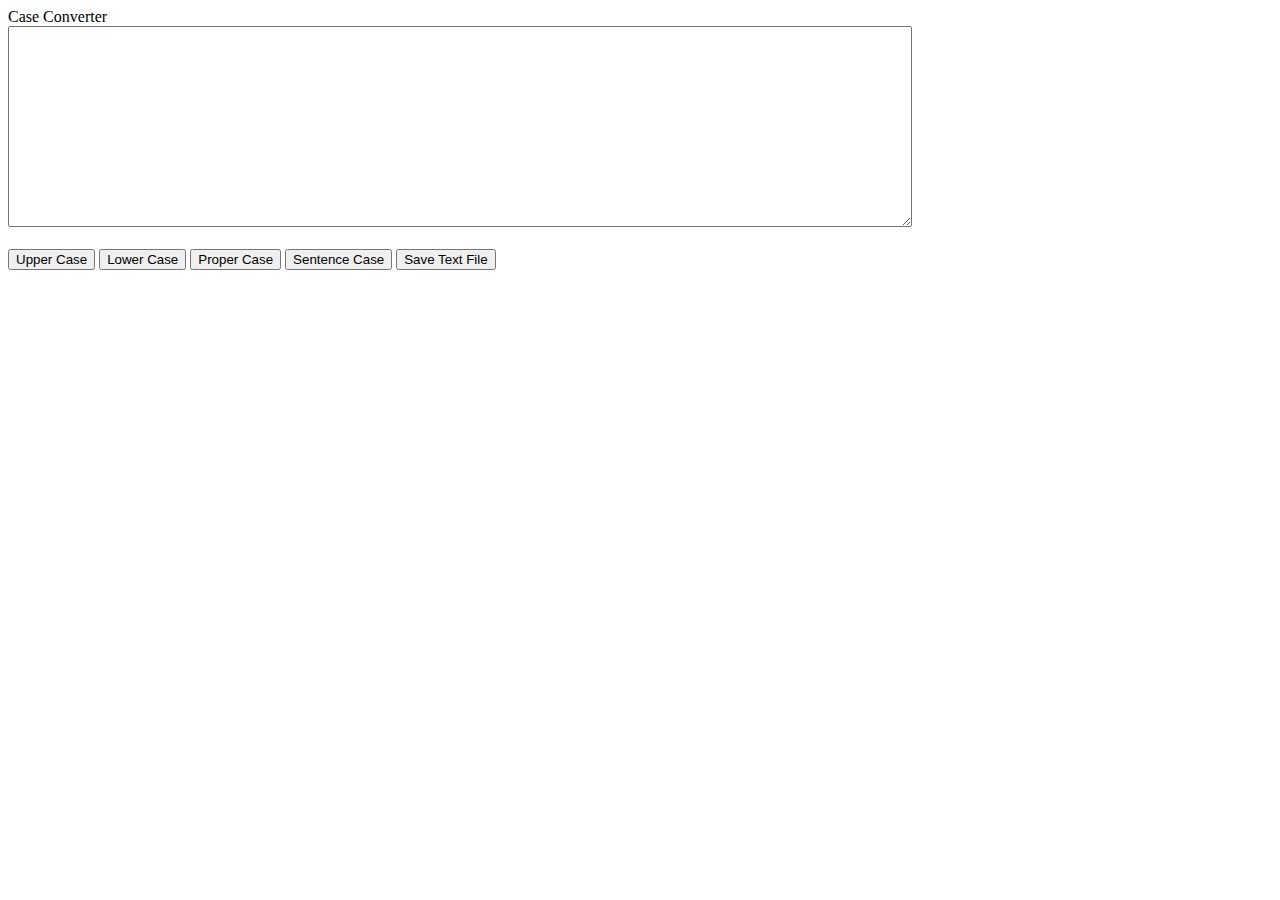
<file: case-converter/index.html>
<!doctype html>
<html lang="en">
<head>
    <meta charset="UTF-8">
    <title>Case Converter</title>
    <link rel="stylesheet" href="styles.css">
</head>
<body>
    <div class="title">Case Converter</div>
    <div >
        <textarea rows="13" cols="110"></textarea>
    </div>
    <br>
    <button id="upper-case">Upper Case</button>
    <button id="lower-case">Lower Case</button>
    <button id="proper-case">Proper Case</button>
    <button id="sentence-case">Sentence Case</button>
    <button id="save-text-file">Save Text File</button>

<script src="main.js"></script>
</body>
</html>
</file>
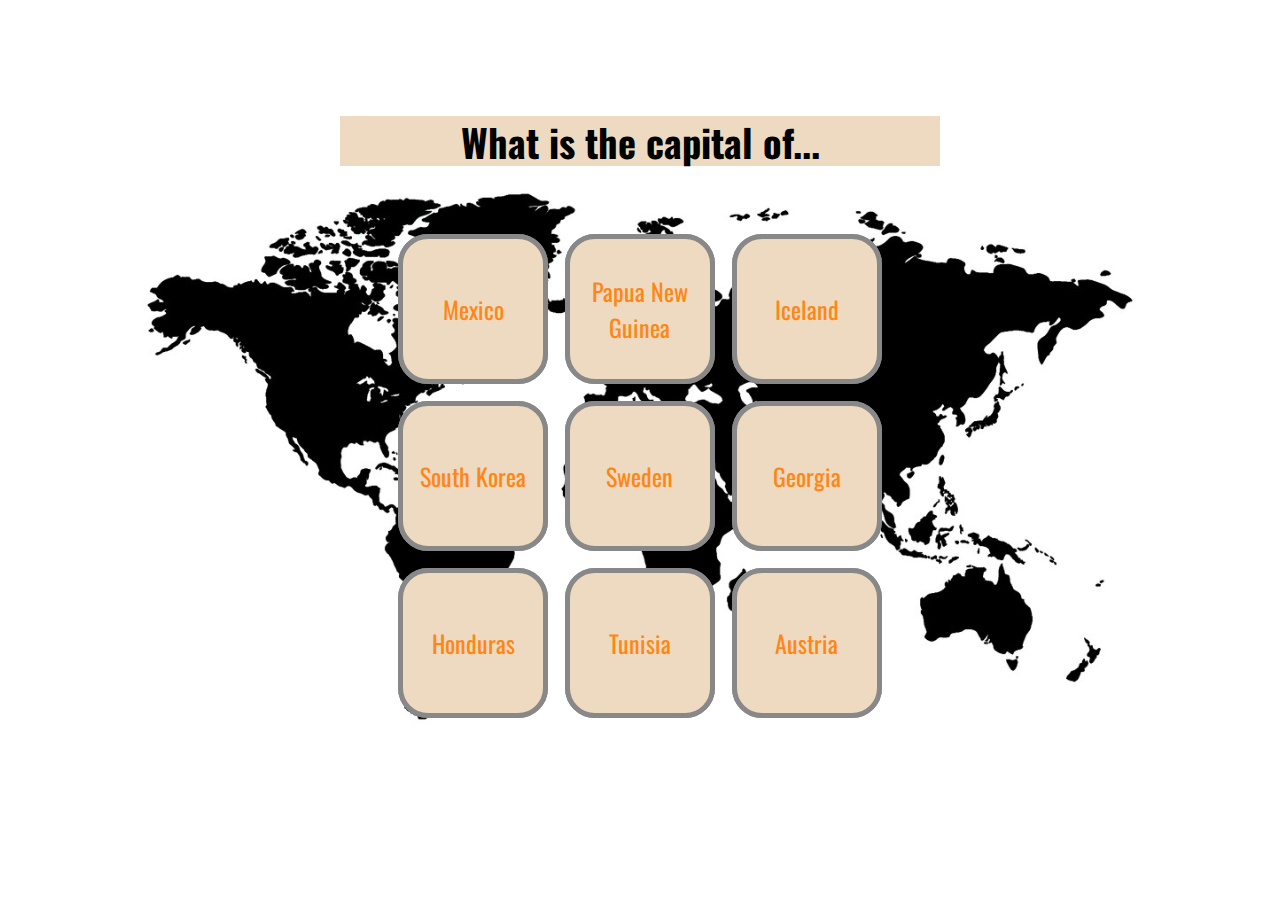
<file: flashcards/index.html>
<!DOCTYPE html>
<html lang="en">
<head>
    <meta charset="UTF-8" />
    <link rel="preconnect" href="https://fonts.googleapis.com" />
    <link rel="preconnect" href="https://fonts.gstatic.com" crossorigin />
    <link
            href="https://fonts.googleapis.com/css2?family=Oswald:wght@300&display=swap"
            rel="stylesheet"
    />
    <title>Title</title>
    <link rel="stylesheet" href="css.css" />
</head>
<body>
<div id="main-area">
    <div class="title">
        <h1>What is the capital of...</h1>
    </div>
    <div class="container">
        <div class="cont-mexico">
            <div class="card">
                <div class="front">
                    <p>Mexico</p>
                </div>
                <div class="back">
                    <p>Mexico Back</p>
                </div>
            </div>
        </div>
        <div class="cont-papua">
            <div class="card">
                <div class="front"><p>Papua New Guinea</div>
                <div class="back"><p>Papua New Guinea Back</div>
            </div>
        </div>
        <div class="cont-iceland">
            <div class="card">
                <div class="front"><p>Iceland</div>
                <div class="back"><p>Iceland Back</div>
            </div>
        </div>
        <div class="cont-south-korea">
            <div class="card">
                <div class="front">
                    <p>South Korea</p>
                </div>
                <div class="back">
                    <p>South Korea Back</p>
                </div>
            </div>
        </div>
        <div class="cont-sweden">
            <div class="card">
                <div class="front">
                    <p>Sweden</p>
                </div>
                <div class="back">
                    <p>Sweden Back</p>
                </div>
            </div>
        </div>
        <div class="cont-georgia">
            <div class="card">
                <div class="front">
                    <p>Georgia</p>
                </div>
                <div class="back">
                    <p>Georgia Back</p>
                </div>
            </div>
        </div>
        <div class="cont-honduras">
            <div class="card">
                <div class="front">
                    <p>Honduras</p>
                </div>
                <div class="back">
                    <p>Honduras Back</p>
                </div>
            </div>
        </div>
        <div class="cont-tunisia">
            <div class="card">
                <div class="front">
                    <p>Tunisia</p>
                </div>
                <div class="back">
                    <p>Tunisia Back</p>
                </div>
            </div>
        </div>
        <div class="cont-austria">
            <div class="card">
                <div class="front">
                    <p>Austria</p>
                </div>
                <div class="back">
                    <p>Austria Back</p>
                </div>
            </div>
        </div>
    </div>
</div>
</body>
</html>
</file>
<file: case-converter/styles.css>
.textarea {
    display: flex;
    flex-flow: wrap ;
    width: 900px;
    height: 200px;
}
</file>
<file: flashcards/css.css>
* {
    margin: 0;
    padding: 0;
    box-sizing: border-box;
}

body {
    background-image: url("./img/world-map.jpg");
    background-position: center;
    background-size: 180%;
    font-family: 'Oswald', sans-serif;
    text-align: center;

}

h1 {
    font-size: 1.2em;
}

#main-area {
    display: flex;
    height: 98vh;
    flex-direction: column;
    justify-content: center;
    align-items: center;
}


.title {
    display: flex;
    background: #eedac0;
    height: 50px;
    width: 600px;
    margin:10px;
    justify-content: center;
    align-items: center;
    font-size: 2em;
}

.container {
    display: flex;
    height: 600px;
    width: 600px;
    padding: 50px;
    justify-content: space-around;
    align-items: center;
    flex-direction: row;
    flex-wrap: wrap;
}

.card {
    height: 150px;
    width: 150px;
    position: relative;
    transition: all 1s linear;
    transform-style: preserve-3d;
}

.front,
.back {
    display: flex;
    background: #eedac0;
    height: 150px;
    width: 150px;
    justify-content: center;
    align-items: center;
    border: 5px solid #888888;
    border-radius: 20%;
    color:#ff8615;
    font-size: 1.5em;
    position: absolute;
}

.front {
    z-index: 2;
    backface-visibility: hidden;
}

.back {
    z-index: 1;
    transform: rotateY(180deg);
}

.cont-mexico:hover .card,
.cont-papua:hover .card,
.cont-iceland:hover .card,
.cont-south-korea:hover .card,
.cont-sweden:hover .card,
.cont-georgia:hover .card,
.cont-honduras:hover .card,
.cont-tunisia:hover .card,
.cont-austria:hover .card {
    transform: rotateY(180deg);
}
</file>
